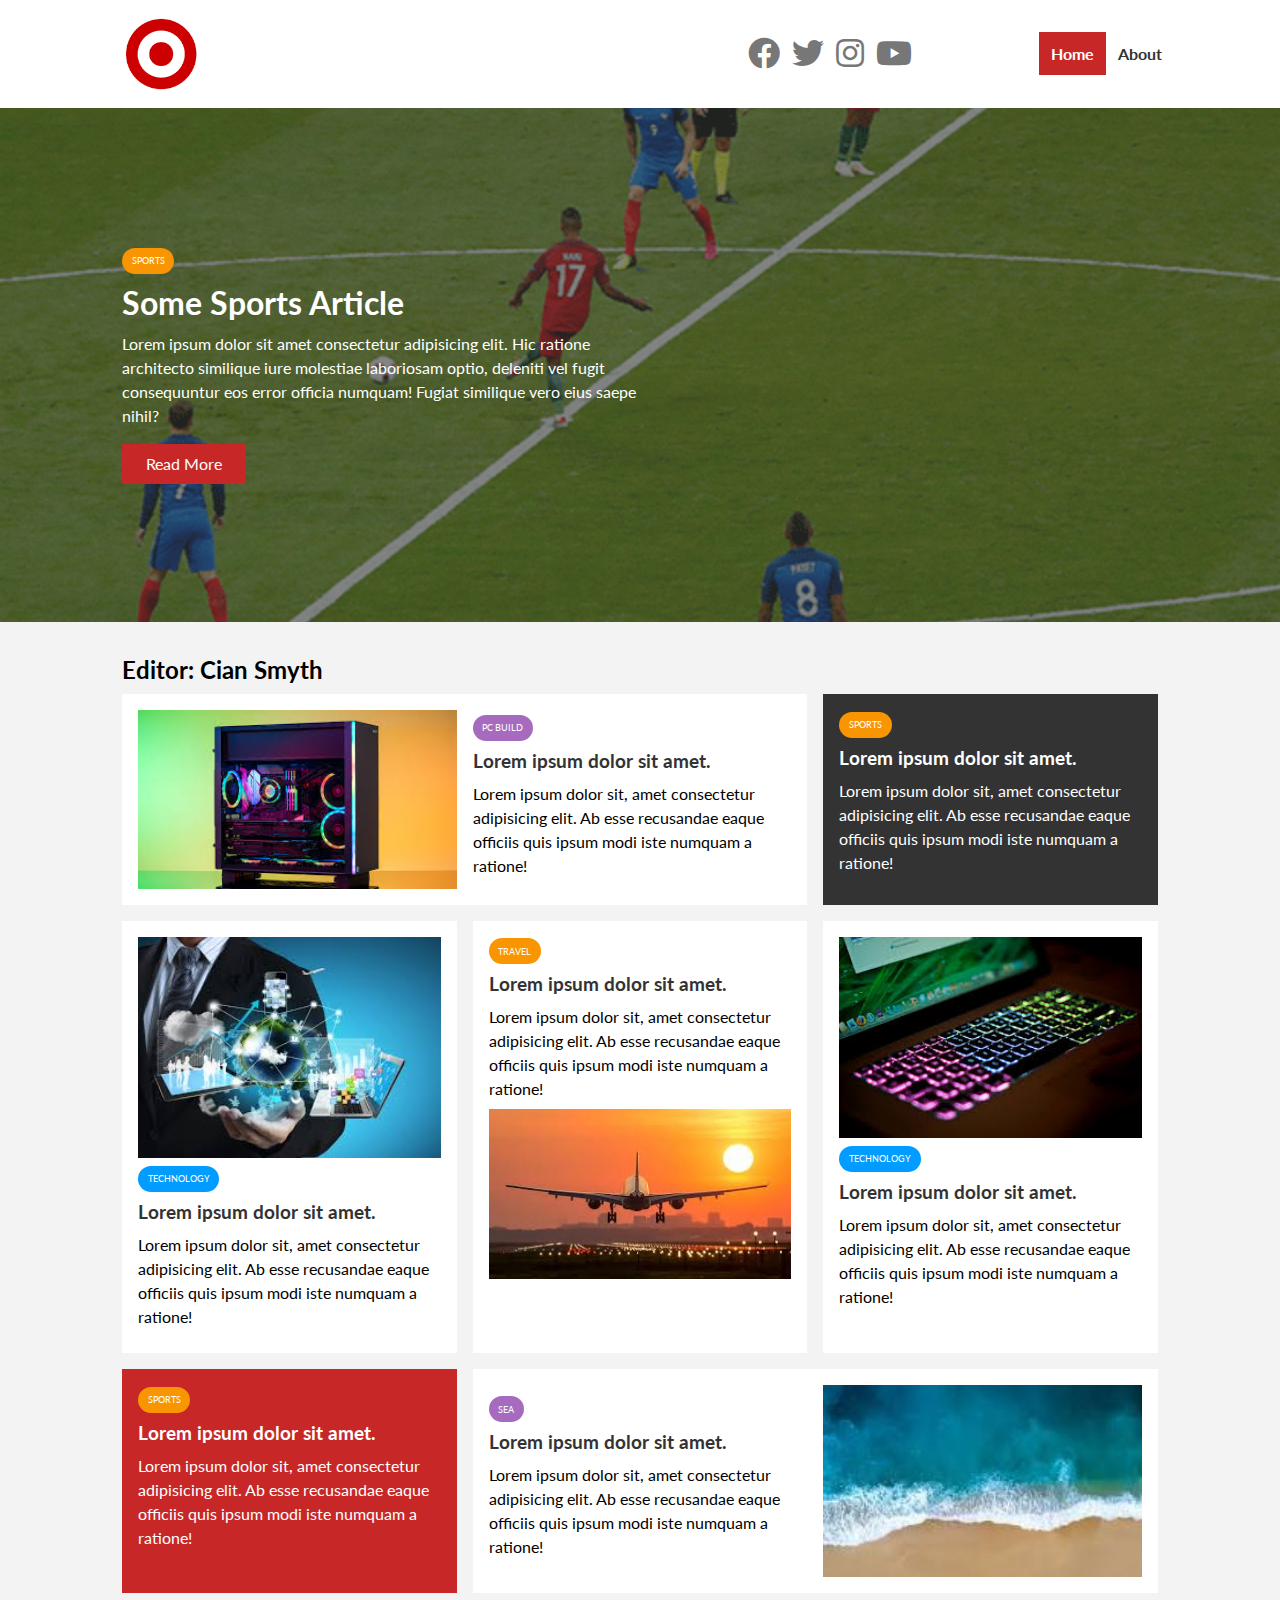
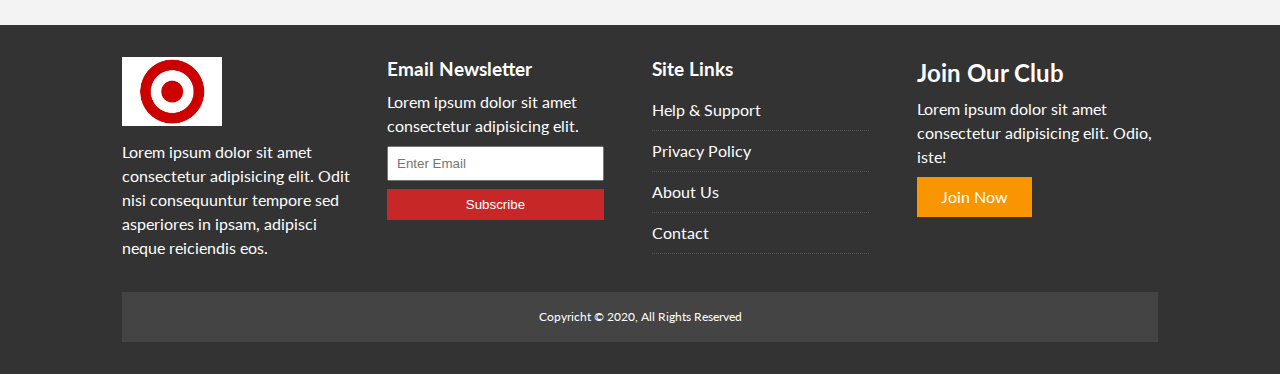
<file: index.html>
<!DOCTYPE html>
<html lang="en">

<head>
  <meta charset="UTF-8">
  <meta name="viewport" content="width=device-width, initial-scale=1.0">
  <meta http-equiv="X-UA-Compatible" content="ie=edge">
  <link rel="stylesheet" href="https://cdnjs.cloudflare.com/ajax/libs/font-awesome/5.13.0/css/all.min.css">
  <link href="https://fonts.googleapis.com/css2?family=Lato:ital@1&family=Staatliches&display=swap" rel="stylesheet">
  <link rel="stylesheet" href="css/style.css">
  <link rel="stylesheet" media="screen and (max-width:768px)" href="css/mobile.css">
  <link rel="shortcut icon" type="image/x-icon" href="/favicon.ico">
  <title>NewsGrid | Latest News</title>
</head>

<body>
  <nav id="main-nav">
    <div class="container">
      <img src="img/targetlogo.png" alt="NewsGrid" class="logo">
      <div class="social">
        <a href="http://facebook.com"><i class="fab fa-facebook fa-2x"></i></a>
        <a href="http://twitter.com"><i class="fab fa-twitter fa-2x"></i></a>
        <a href="http://instagram.com"><i class="fab fa-instagram fa-2x"></i></a>
        <a href="http://youtube.com"><i class="fab fa-youtube fa-2x"></i></a>
      </div>
      <ul>
        <li><a class="current" href="index.html">Home</a></li>
        <li><a href="about.html">About</a></li>
      </ul>
    </div>
  </nav>
  <!-- Showcase -->
  <header id="showcase">
    <div class="container">
      <div class="showcase-container">
        <div class="showcase-content">
          <div class="category category-sports">Sports</div>
          <h1>Some Sports Article</h1>
          <p>Lorem ipsum dolor sit amet consectetur adipisicing elit. Hic ratione architecto similique iure molestiae
            laboriosam optio, deleniti vel fugit consequuntur eos error officia numquam! Fugiat similique vero eius
            saepe nihil?</p>
          <a href="article.html" class="btn btn-primary">Read More</a>
        </div>
      </div>
    </div>
  </header>

  <!-- Home Articles -->
  <section id="home-articles" class="py-2">
    <div class="container">
      <h2>Editor: Cian Smyth</h2>
      <div class="articles-container">
        <article class="card">
          <img src="img/pcbuild.jpeg" alt="">
          <div>
            <div class="category category-ent">Pc Build</div>
            <h3>
              <a href="article.html">Lorem ipsum dolor sit amet.</a>
            </h3>
            <p>Lorem ipsum dolor sit, amet consectetur adipisicing elit. Ab esse recusandae eaque officiis quis ipsum
              modi iste numquam a ratione!</p>
          </div>
        </article>
        <article class="card bg-dark">
          <div class="category category-sports"> Sports</div>
          <h3>
            <a href="article.html">Lorem ipsum dolor sit amet.</a>
          </h3>
          <p>Lorem ipsum dolor sit, amet consectetur adipisicing elit. Ab esse recusandae eaque officiis quis ipsum
            modi iste numquam a ratione!</p>
        </article>
        <article class="card">
          <img src="img/tech.img" alt="">
          <div class="category category-tech"> Technology</div>
          <h3>
            <a href="article.html">Lorem ipsum dolor sit amet.</a>
          </h3>
          <p>Lorem ipsum dolor sit, amet consectetur adipisicing elit. Ab esse recusandae eaque officiis quis ipsum
            modi iste numquam a ratione!</p>
        </article>

        <article class="card">
          <div class="category category-sports"> Travel</div>
          <h3>
            <a href="article.html">Lorem ipsum dolor sit amet.</a>
          </h3>
          <p>Lorem ipsum dolor sit, amet consectetur adipisicing elit. Ab esse recusandae eaque officiis quis ipsum
            modi iste numquam a ratione!</p>
          <img src="img/travel.jpeg" alt="">
        </article>

        <article class="card">
          <img src="img/tech2.jpeg" alt="">
          <div class="category category-tech"> Technology</div>
          <h3>
            <a href="article.html">Lorem ipsum dolor sit amet.</a>
          </h3>
          <p>Lorem ipsum dolor sit, amet consectetur adipisicing elit. Ab esse recusandae eaque officiis quis ipsum
            modi iste numquam a ratione!</p>
        </article>

        <article class="card bg-primary">
          <div class="category category-sports"> Sports</div>
          <h3>
            <a href="article.html">Lorem ipsum dolor sit amet.</a>
          </h3>
          <p>Lorem ipsum dolor sit, amet consectetur adipisicing elit. Ab esse recusandae eaque officiis quis ipsum
            modi iste numquam a ratione!</p>
        </article>

        <article class="card">

          <div>
            <div class="category category-ent">Sea </div>
            <h3>
              <a href="article.html">Lorem ipsum dolor sit amet.</a>
            </h3>
            <p>Lorem ipsum dolor sit, amet consectetur adipisicing elit. Ab esse recusandae eaque officiis quis ipsum
              modi iste numquam a ratione!</p>
          </div>
          <img src="img/sea.jpeg" alt="">
        </article>
      </div>
    </div>
  </section>


  <!-- Footer -->
  <footer id="main-footer" class="py-2">
    <div class="container footer-container">
      <div>
        <img src="img/targetlogo.png" alt="NewsGrid">
        <p>Lorem ipsum dolor sit amet consectetur adipisicing elit. Odit nisi consequuntur tempore sed asperiores in
          ipsam, adipisci neque reiciendis eos.</p>
      </div>
      <div>
        <h3>Email Newsletter</h3>
        <p>Lorem ipsum dolor sit amet consectetur adipisicing elit.</p>
        <form name="contact" method="POST" data-netlify='TRUE'>
          <input type="email" name="email" placeholder="Enter Email">
          <input type="submit" value="Subscribe" class="btn btn-primary">
        </form>
      </div>
      <div>
        <h3>Site Links</h3>
        <ul class="list">
          <li><a href="#">Help & Support</a></li>
          <li><a href="#">Privacy Policy</a></li>
          <li><a href="#">About Us</a></li>
          <li><a href="#">Contact</a></li>
        </ul>
      </div>
      <div>
        <h2>Join Our Club</h2>
        <p>Lorem ipsum dolor sit amet consectetur adipisicing elit. Odio, iste!</p>
        <a href="#" class="btn btn-secondary">Join Now</a>
      </div>
      <div>
        <p>Copyricht &copy; 2020, All Rights Reserved</p>
      </div>
    </div>
  </footer>


</body>

</html>
</file>
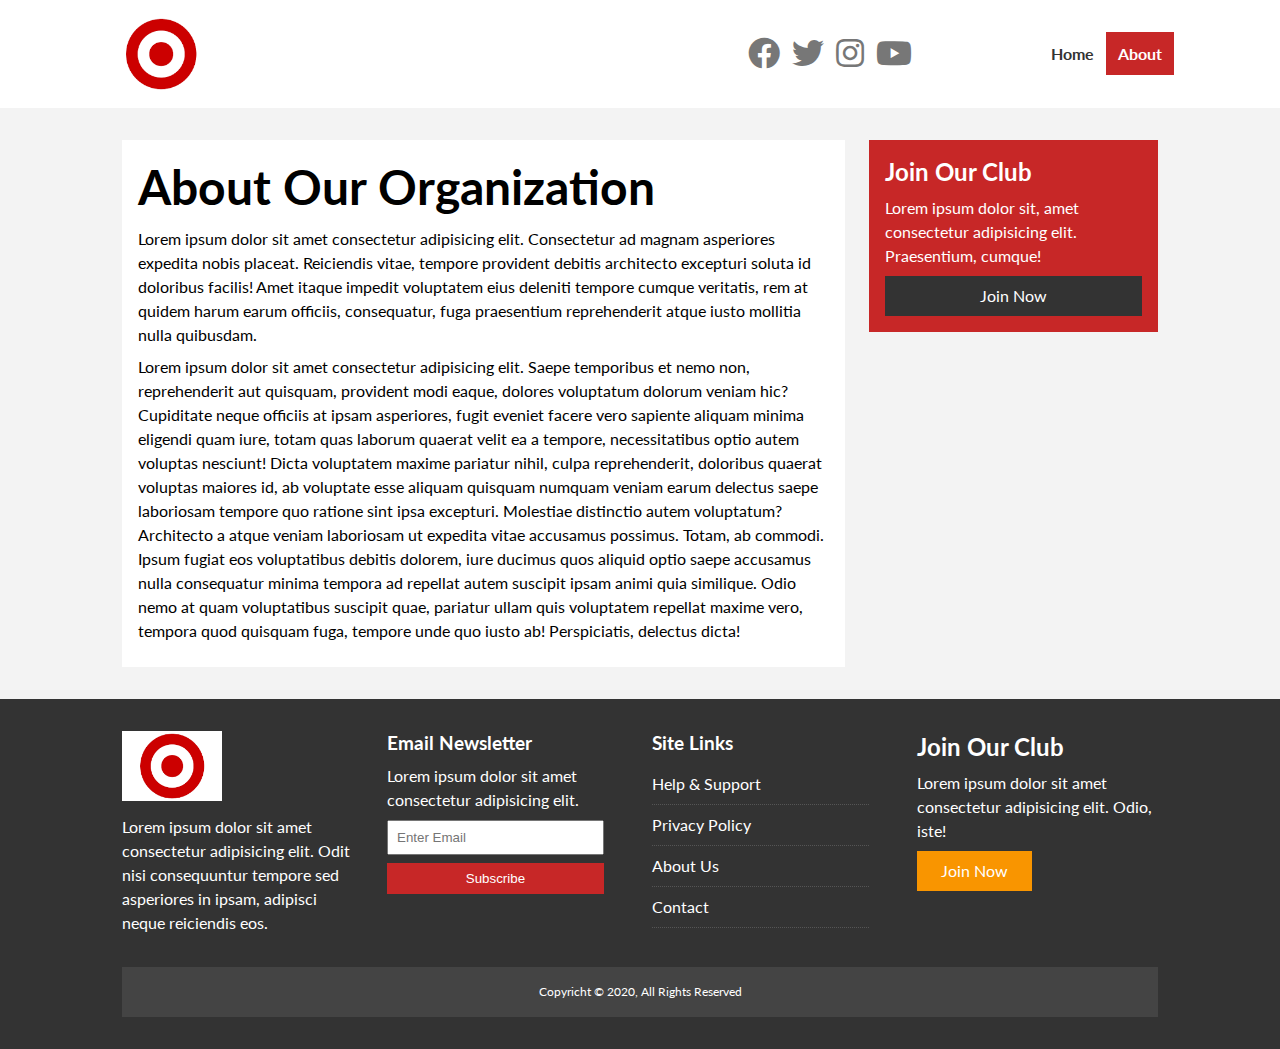
<file: about.html>
<!DOCTYPE html>
<html lang="en">

<head>
  <meta charset="UTF-8">
  <meta name="viewport" content="width=device-width, initial-scale=1.0">
  <meta http-equiv="X-UA-Compatible" content="ie=edge">
  <title>NewsGrid | About</title>
</head>

<body>
  <!DOCTYPE html>
  <html lang="en">

  <head>
    <meta charset="UTF-8">
    <meta name="viewport" content="width=device-width, initial-scale=1.0">
    <meta http-equiv="X-UA-Compatible" content="ie=edge">
    <link rel="stylesheet" href="https://cdnjs.cloudflare.com/ajax/libs/font-awesome/5.13.0/css/all.min.css">
    <link href="https://fonts.googleapis.com/css2?family=Lato:ital@1&family=Staatliches&display=swap" rel="stylesheet">
    <link rel="stylesheet" href="css/style.css">
    <link rel="stylesheet" media="screen and (max-width:768px)" href="css/mobile.css">
    <link rel="shortcut icon" type="image/x-icon" href="/favicon.ico">
    <title>NewsGrid | About</title>
  </head>

  <body>
    <nav id="main-nav">
      <div class="container">
        <img src="img/targetlogo.png" alt="NewsGrid" class="logo">
        <div class="social">
          <a href="http://facebook.com"><i class="fab fa-facebook fa-2x"></i></a>
          <a href="http://twitter.com"><i class="fab fa-twitter fa-2x"></i></a>
          <a href="http://instagram.com"><i class="fab fa-instagram fa-2x"></i></a>
          <a href="http://youtube.com"><i class="fab fa-youtube fa-2x"></i></a>
        </div>
        <ul>
          <li><a href="index.html">Home</a></li>
          <li><a class="current" href="about.html">About</a></li>
        </ul>
      </div>
    </nav>

    <section id="about">
      <div class="container">
        <div class="page-container">
          <article class="card">
            <h1 class="l-heading">About Our Organization</h1>
            <p>Lorem ipsum dolor sit amet consectetur adipisicing elit. Consectetur ad magnam asperiores expedita nobis
              placeat. Reiciendis vitae, tempore provident debitis architecto excepturi soluta id doloribus facilis!
              Amet itaque impedit voluptatem eius deleniti tempore cumque veritatis, rem at quidem harum earum
              officiis, consequatur, fuga praesentium reprehenderit atque iusto mollitia nulla quibusdam.</p>
            <p>Lorem ipsum dolor sit amet consectetur adipisicing elit. Saepe temporibus et nemo non, reprehenderit aut
              quisquam, provident modi eaque, dolores voluptatum dolorum veniam hic? Cupiditate neque officiis at ipsam
              asperiores, fugit eveniet facere vero sapiente aliquam minima eligendi quam iure, totam quas laborum
              quaerat velit ea a tempore, necessitatibus optio autem voluptas nesciunt! Dicta voluptatem maxime
              pariatur nihil, culpa reprehenderit, doloribus quaerat voluptas maiores id, ab voluptate esse aliquam
              quisquam numquam veniam earum delectus saepe laboriosam tempore quo ratione sint ipsa excepturi.
              Molestiae distinctio autem voluptatum? Architecto a atque veniam laboriosam ut expedita vitae accusamus
              possimus. Totam, ab commodi. Ipsum fugiat eos voluptatibus debitis dolorem, iure ducimus quos aliquid
              optio saepe accusamus nulla consequatur minima tempora ad repellat autem suscipit ipsam animi quia
              similique. Odio nemo at quam voluptatibus suscipit quae, pariatur ullam quis voluptatem repellat maxime
              vero, tempora quod quisquam fuga, tempore unde quo iusto ab! Perspiciatis, delectus dicta!</p>
          </article>
          <aside class="card bg-primary">
            <h2>Join Our Club</h2>
            <p>Lorem ipsum dolor sit, amet consectetur adipisicing elit. Praesentium, cumque!</p>
            <a href="#" class="btn btn-dark btn-block">Join Now</a>
          </aside>
        </div>
      </div>
    </section>

    <!-- Footer -->
    <footer id="main-footer" class="py-2">
      <div class="container footer-container">
        <div>
          <img src="img/targetlogo.png" alt="NewsGrid">
          <p>Lorem ipsum dolor sit amet consectetur adipisicing elit. Odit nisi consequuntur tempore sed asperiores in
            ipsam, adipisci neque reiciendis eos.</p>
        </div>
        <div>
          <h3>Email Newsletter</h3>
          <p>Lorem ipsum dolor sit amet consectetur adipisicing elit.</p>
          <form name="contact" method="POST" data-netlify='TRUE'>
            <input type="email" name="email" placeholder="Enter Email">
            <input type="submit" value="Subscribe" class="btn btn-primary">
          </form>
        </div>
        <div>
          <h3>Site Links</h3>
          <ul class="list">
            <li><a href="#">Help & Support</a></li>
            <li><a href="#">Privacy Policy</a></li>
            <li><a href="#">About Us</a></li>
            <li><a href="#">Contact</a></li>
          </ul>
        </div>
        <div>
          <h2>Join Our Club</h2>
          <p>Lorem ipsum dolor sit amet consectetur adipisicing elit. Odio, iste!</p>
          <a href="#" class="btn btn-secondary">Join Now</a>
        </div>
        <div>
          <p>Copyricht &copy; 2020, All Rights Reserved</p>
        </div>
      </div>
    </footer>


  </body>

  </html>
</body>

</html>
</file>
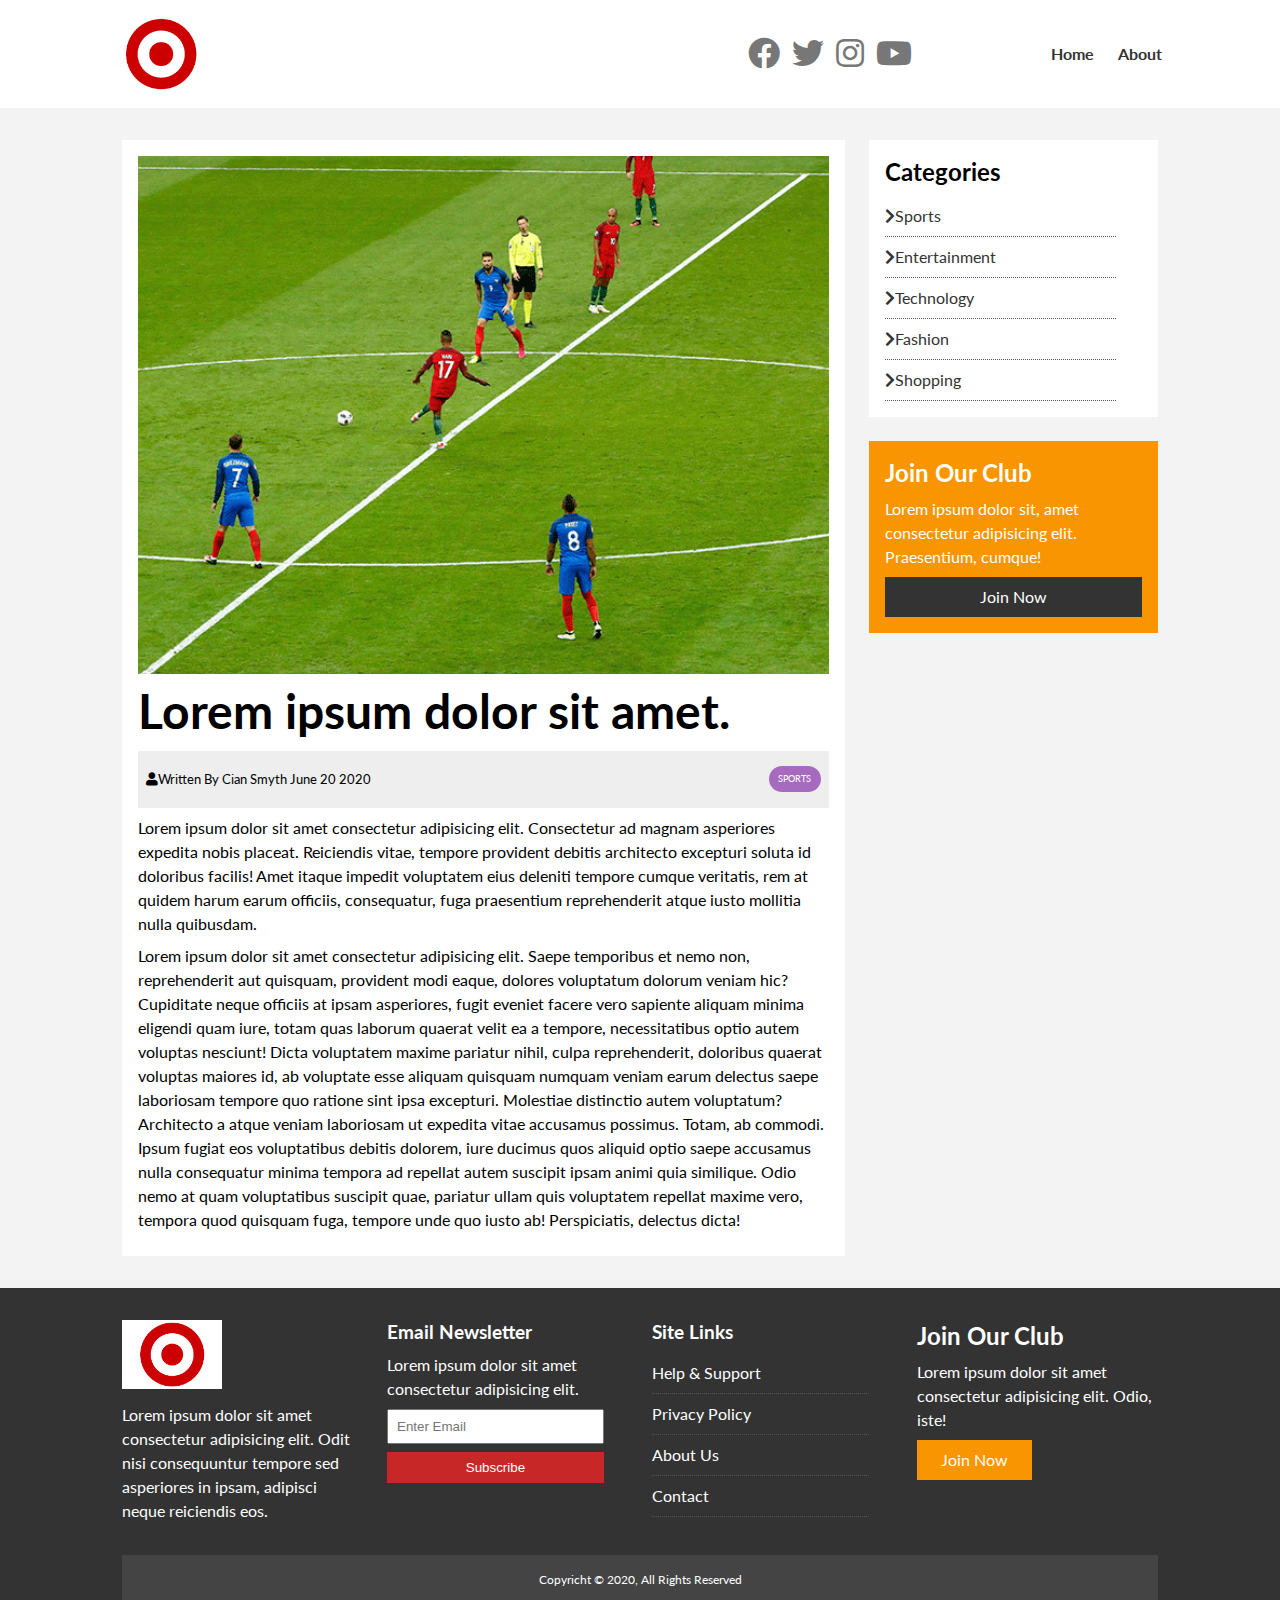
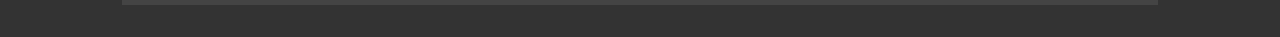
<file: article.html>
<!DOCTYPE html>
<html lang="en">

<head>
  <meta charset="UTF-8">
  <meta name="viewport" content="width=device-width, initial-scale=1.0">
  <meta http-equiv="X-UA-Compatible" content="ie=edge">
  <title>NewsGrid | Latest News</title>
</head>

<body>
  <!DOCTYPE html>
  <html lang="en">

  <head>
    <meta charset="UTF-8">
    <meta name="viewport" content="width=device-width, initial-scale=1.0">
    <meta http-equiv="X-UA-Compatible" content="ie=edge">
    <link rel="stylesheet" href="https://cdnjs.cloudflare.com/ajax/libs/font-awesome/5.13.0/css/all.min.css">
    <link href="https://fonts.googleapis.com/css2?family=Lato:ital@1&family=Staatliches&display=swap" rel="stylesheet">
    <link rel="stylesheet" href="css/style.css">
    <link rel="stylesheet" media="screen and (max-width:768px)" href="css/mobile.css">
    <link rel="shortcut icon" type="image/x-icon" href="/favicon.ico">
    <title>NewsGrid | About</title>
  </head>

  <body>
    <nav id="main-nav">
      <div class="container">
        <img src="img/targetlogo.png" alt="NewsGrid" class="logo">
        <div class="social">
          <a href="http://facebook.com"><i class="fab fa-facebook fa-2x"></i></a>
          <a href="http://twitter.com"><i class="fab fa-twitter fa-2x"></i></a>
          <a href="http://instagram.com"><i class="fab fa-instagram fa-2x"></i></a>
          <a href="http://youtube.com"><i class="fab fa-youtube fa-2x"></i></a>
        </div>
        <ul>
          <li><a href="index.html">Home</a></li>
          <li><a href="about.html">About</a></li>
        </ul>
      </div>
    </nav>

    <section id="article">
      <div class="container">
        <div class="page-container">
          <article class="card">
            <img src="/img/football.img" alt="">
            <h1 class="l-heading"> Lorem ipsum dolor sit amet. </h1>
            <div class="meta">
              <small>
                <i class="fas fa-user"></i>Written By Cian Smyth June 20 2020
              </small>
              <div class="category category-ent">Sports</div>
            </div>
            <p>Lorem ipsum dolor sit amet consectetur adipisicing elit. Consectetur ad magnam asperiores expedita nobis
              placeat. Reiciendis vitae, tempore provident debitis architecto excepturi soluta id doloribus facilis!
              Amet itaque impedit voluptatem eius deleniti tempore cumque veritatis, rem at quidem harum earum
              officiis, consequatur, fuga praesentium reprehenderit atque iusto mollitia nulla quibusdam.</p>
            <p>Lorem ipsum dolor sit amet consectetur adipisicing elit. Saepe temporibus et nemo non, reprehenderit aut
              quisquam, provident modi eaque, dolores voluptatum dolorum veniam hic? Cupiditate neque officiis at ipsam
              asperiores, fugit eveniet facere vero sapiente aliquam minima eligendi quam iure, totam quas laborum
              quaerat velit ea a tempore, necessitatibus optio autem voluptas nesciunt! Dicta voluptatem maxime
              pariatur nihil, culpa reprehenderit, doloribus quaerat voluptas maiores id, ab voluptate esse aliquam
              quisquam numquam veniam earum delectus saepe laboriosam tempore quo ratione sint ipsa excepturi.
              Molestiae distinctio autem voluptatum? Architecto a atque veniam laboriosam ut expedita vitae accusamus
              possimus. Totam, ab commodi. Ipsum fugiat eos voluptatibus debitis dolorem, iure ducimus quos aliquid
              optio saepe accusamus nulla consequatur minima tempora ad repellat autem suscipit ipsam animi quia
              similique. Odio nemo at quam voluptatibus suscipit quae, pariatur ullam quis voluptatem repellat maxime
              vero, tempora quod quisquam fuga, tempore unde quo iusto ab! Perspiciatis, delectus dicta!</p>
          </article>

          <aside id="categories" class="card">
            <h2>Categories</h2>
            <ul class="list">
              <li><a href="#"><i class="fas fa-chevron-right"></i>Sports</a></li>
              <li><a href="#"><i class="fas fa-chevron-right"></i>Entertainment</a></li>
              <li><a href="#"><i class="fas fa-chevron-right"></i>Technology</a></li>
              <li><a href="#"><i class="fas fa-chevron-right"></i>Fashion</a></li>
              <li><a href="#"><i class="fas fa-chevron-right"></i>Shopping</a></li>
            </ul>
          </aside>


          <aside class="card bg-secondary">
            <h2>Join Our Club</h2>
            <p>Lorem ipsum dolor sit, amet consectetur adipisicing elit. Praesentium, cumque!</p>
            <a href="#" class="btn btn-dark btn-block">Join Now</a>
          </aside>
        </div>
      </div>
    </section>

    <!-- Footer -->
    <footer id="main-footer" class="py-2">
      <div class="container footer-container">
        <div>
          <img src="img/targetlogo.png" alt="NewsGrid">
          <p>Lorem ipsum dolor sit amet consectetur adipisicing elit. Odit nisi consequuntur tempore sed asperiores in
            ipsam, adipisci neque reiciendis eos.</p>
        </div>
        <div>
          <h3>Email Newsletter</h3>
          <p>Lorem ipsum dolor sit amet consectetur adipisicing elit.</p>
          <form name="contact" method="POST" data-netlify='TRUE'>
            <input type="email" name="email" placeholder="Enter Email">
            <input type="submit" value="Subscribe" class="btn btn-primary">
          </form>
        </div>
        <div>
          <h3>Site Links</h3>
          <ul class="list">
            <li><a href="#">Help & Support</a></li>
            <li><a href="#">Privacy Policy</a></li>
            <li><a href="#">About Us</a></li>
            <li><a href="#">Contact</a></li>
          </ul>
        </div>
        <div>
          <h2>Join Our Club</h2>
          <p>Lorem ipsum dolor sit amet consectetur adipisicing elit. Odio, iste!</p>
          <a href="#" class="btn btn-secondary">Join Now</a>
        </div>
        <div>
          <p>Copyricht &copy; 2020, All Rights Reserved</p>
        </div>
      </div>
    </footer>


  </body>

  </html>
</body>

</html>
</file>
<file: css/style.css>
:root {
  --primary-color: #c72727;
  --secondary-color: #f99500;
  --light-color: #f3f3f3;
  --dark-color: #333;
  --max-width: 1100px;
}

.category {
  --sports-color: #f99500;
  --ent-color: #a66bbe;
  --tech-color: #009cff;
}

* {
  margin: 0;
  padding: 0;
  box-sizing: border-box;
}

body {
  font-family: 'Lato', sans-serif;
  line-height: 1.5;
  background: var(--light-color);
}

a {
  color: #333;
  text-decoration: none;
}

ul {
  list-style: none;
}

p {
  margin: .5rem 0;
}

img {
  width: 100%;
}

h1, h2, h3, h4, h5, h6 {
  font-family: 'Staatliches' cursive;
  margin-bottom: .55rem;
  line-height: 1.3;
}

/* Utility */
.container {
 max-width: var(--max-width);
 margin: auto;
 padding: 0 2rem;
 overflow: hidden;
}

.category {
  display: inline-block;
  color: #fff;
  font-size: 0.55rem;
  text-transform: uppercase;
  padding: 0.4rem 0.6rem;
  border-radius: 15px;
  margin-bottom: 0.5rem;
}

.category-sports {background:  var(--sports-color) }
.category-ent {background:  var(--ent-color) }
.category-tech {background:  var(--tech-color) }

.btn {
  display: inline-block;
  border: none;
  background: var(--dark-color);
  color: #fff;
  padding: 0.5rem 1.5rem;
}

.btn-light {background: var(--light-color)}
.btn-primary {background: var(--primary-color)}
.btn-secondary {background: var(--secondary-color)}

.btn:hover {
  opacity: 0.9;
}

.btn-block {
  display: block;
  width: 100%;
  text-align: center;
}

.card {
  background: #fff;
  padding: 1rem;
}

.bg-dark {
background: var(--dark-color);
color: #fff;
}

.bg-primary {
background: var(--primary-color);
color: #fff;
}

.bg-secondary {
background: var(--secondary-color);
color: #fff;
}

.bg-dark h1,
.bg-dark h2,
.bg-dark h3,
.bg-dark a,
.bg-priamry h1,
.bg-primary h2,
.bg-primary h3,
.bg-primary a,
.bg-secondary h1,
.bg-secondary h2,
.bg-secondary h3,
.bg-secondary a {
  color: #fff;
}

.py-1 {padding: 1.5rem 0 }
.py-2 {padding: 2rem 0 }
.py-3 {padding: 3rem 0 }

.p-1 {padding: 1.5rem }
.p-2 {padding: 2rem }
.p-3 {padding: 3rem }

.l-heading {
  font-size: 3rem;
}

.list li {
  padding: .5rem 0;
  border-bottom: #555 dotted 1px;
  width: 90%;
}

.list li a:hover {
 background:  var(--primary-color);
}

/* Inner Page Grid Container */

.page-container {
  display: grid;
  grid-template-columns: 5fr 2fr;
  margin: 2rem 0;
  grid-gap: 1.5rem;
}

.page-container > *:first-child {
  grid-row: 1 / span 3;
}

/* Navigation */
#main-nav {
  background: #fff;
  position: sticky;
  top: 0;
  z-index: 2;
}

#main-nav .container {
  display: grid;
  grid-template-columns: 6fr 3fr 2fr;
  padding: 1rem;
  align-items: center;
}

#main-nav .logo {
  width: 110px;
}

#main-nav ul {
  justify-self: end;
  display: flex;
}

#main-nav ul li a {
  padding: 0.75rem;
  font-weight: bold;
}

#main-nav ul li a.current {
  background: var(--primary-color);
  color: #fff;
}

#main-nav ul li a:hover {
  background: var(--light-color);
  color: var(--dark-color);
}

#main-nav .social {
  justify-self: center;
}

#main-nav .social i {
  color: #777;
  margin-right: .5rem;
}

/* Showcase */
#showcase {
  color: #fff;
  background: #333;
  padding: 2rem;
  position: relative;
}

#showcase:before {
  content: '';
  background: url('../img/football.img') no-repeat center center/cover;
  position: absolute;
  top: 0;
  left: 0;
  width: 100%;
  height: 100%;
 opacity: 0.4;
}

#showcase .showcase-container {
  display: grid;
  grid-template-columns: repeat(2, 1fr);
  justify-content: center;
  align-items: center;
  height: 50vh;
}

#showcase .showcase-content {
  z-index: 1;
}

#showcase .showcase-content p {
  margin-bottom: 1rem;
}

/* Home Articles */
#home-articles .articles-container {
  display: grid;
  grid-template-columns: repeat(3, 1fr);
  grid-gap: 1rem;
}

#home-articles .articles-container > *:first-child,
#home-articles .articles-container > *:last-child {
display: grid;
grid-template-columns: repeat(2, 1fr);
grid-gap: 1rem;
align-items: center;
grid-column: 1 / span 2;
}

#home-articles .articles-container > *:last-child {
  grid-column: 2 / span 2;
}

#article .meta {
  display: flex;
  justify-content: space-between;
  align-items: center;
  background: #eee;
  padding: 0.5rem;
}

#article .meta .category {
  margin-top: 0.4rem;
}

/* Footer */
#main-footer {
  background: var(--dark-color);
  color: #fff;
}

#main-footer img {
  width: 100px;
}

#main-footer a {
  color: #fff;
}

#main-footer .footer-container {
  display: grid;
  grid-template-columns: repeat(4, 1fr);
  grid-gap: 1.5rem;
}

#main-footer .footer-container > *:last-child {
  background: #444;
  grid-column: 1 / span 4;
  padding: .5rem;
  text-align: center;
  font-size: 0.75rem;
}

#main-footer .footer-container input[type='email'] {
  width: 90%;
  padding: 0.5rem;
  margin-bottom: 0.5rem;
}

#main-footer .footer-container input[type='submit'] {
  width: 90%;
}
</file>
<file: css/mobile.css>
/* Navigation */
#main-nav .social {
  display: none;
}

#main-nav .container {
  grid-template-columns: 1fr;
  grid-gap: 1.2rem;
}

#main-nav ul,
#main-nav .logo {
  justify-self: center;
}

#main-nav .logo {
  width: 87px;
}

#main-nav ul li a {
  padding: 0.50rem;
}

#home-articles .articles-container {
  grid-template-columns: repeat(2, 1fr);
}

#home-articles .articles-container > *:first-child,
#home-articles .articles-container > *:last-child {
  grid-template-columns: 1fr;
  grid-column: 1;
}

@media(max-width: 600px) {
  /* Stack Grid Items */
  #showcase .showcase-container,
  #home-articles .articles-container,
  #main-footer .footer-container {
    grid-template-columns: 1fr;
  }

  #main-footer .footer-container > *:last-child {
    grid-column: 1;
  }

  #main-footer .footer-container > * {
    border-bottom: #444 dotted 1px;
    padding-bottom: 1rem;
  }

  #main-footer .footer-container > *:last-child,
  #main-footer .footer-container > *:nth-child(3),
  #main-footer .footer-container > *:nth-child(4) {
    border: none;
  }

  .page-container {
    grid-template-columns: 1fr;
    text-align: center;
  }

  .page-container > *:first-child {
    grid-row: 1;
  }

  .l-heading {
    font-size: 2rem;
  }
}
</file>
